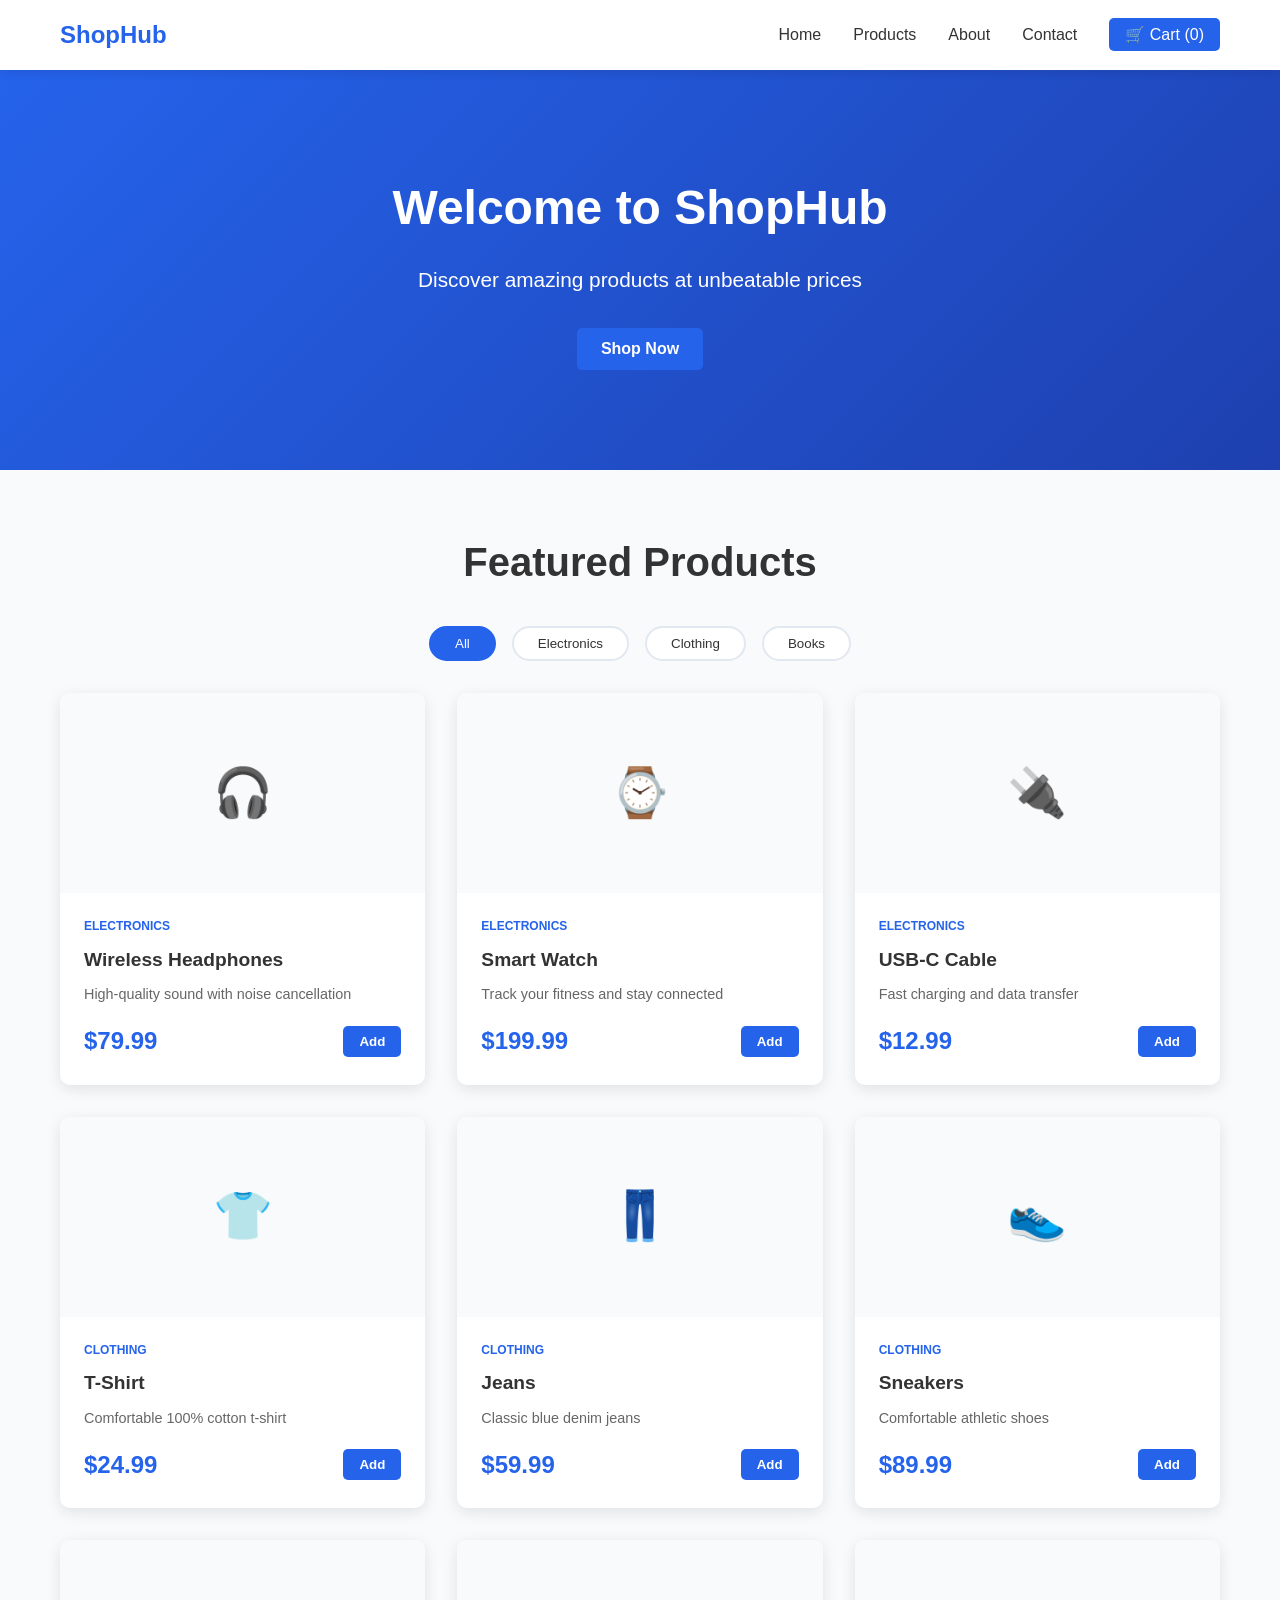
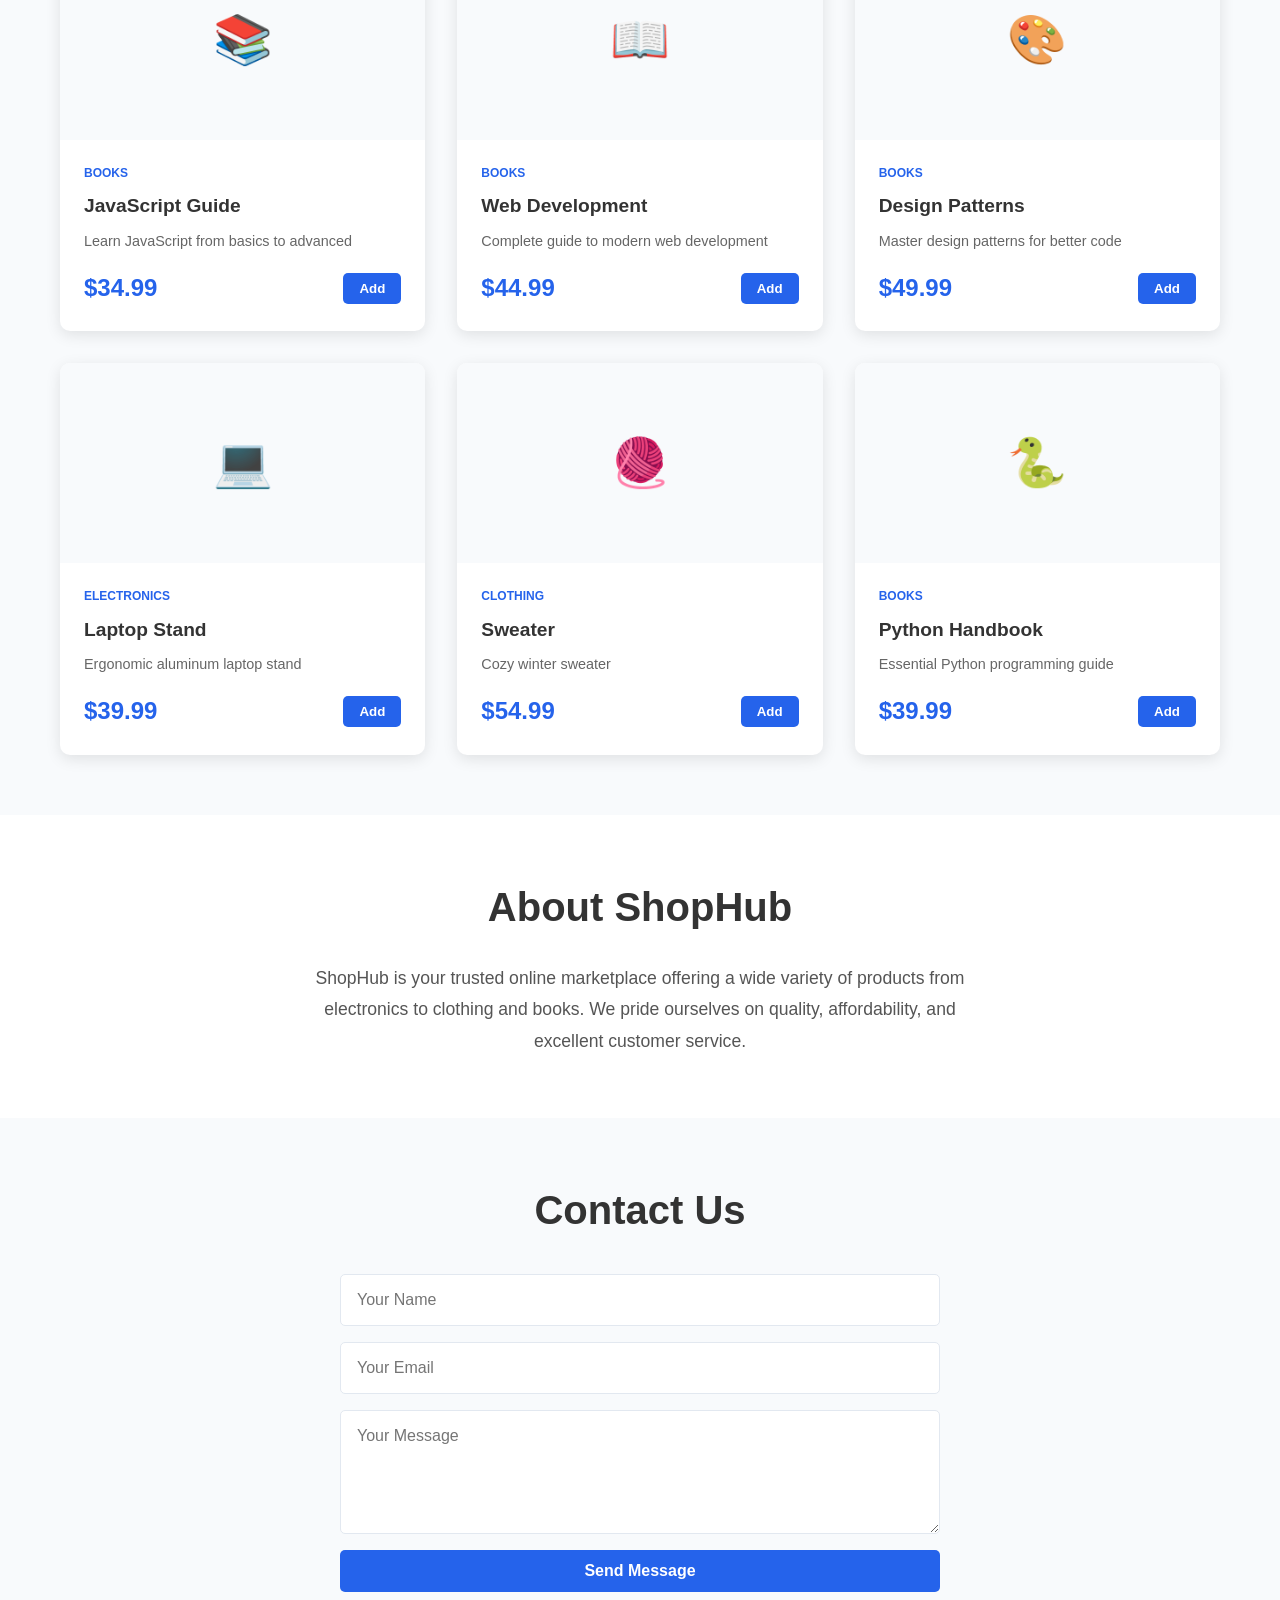
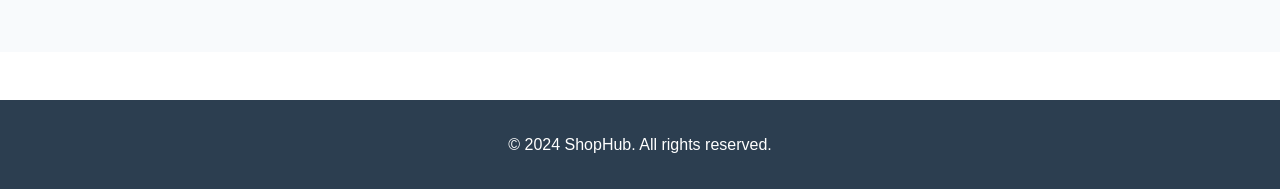
<file: index.html>
<!DOCTYPE html>
<html lang="en">
<head>
    <meta charset="UTF-8">
    <meta name="viewport" content="width=device-width, initial-scale=1.0">
    <title>ShopHub - Your Online Store</title>
    <link rel="stylesheet" href="styles.css">
</head>
<body>
    <!-- Navigation Bar -->
    <nav class="navbar">
        <div class="container">
            <div class="logo">ShopHub</div>
            <ul class="nav-links">
                <li><a href="#home">Home</a></li>
                <li><a href="#products">Products</a></li>
                <li><a href="#about">About</a></li>
                <li><a href="#contact">Contact</a></li>
                <li><a href="#" class="cart-icon" id="cartIcon">🛒 Cart (<span id="cartCount">0</span>)</a></li>
            </ul>
        </div>
    </nav>

    <!-- Hero Section -->
    <section id="home" class="hero">
        <div class="hero-content">
            <h1>Welcome to ShopHub</h1>
            <p>Discover amazing products at unbeatable prices</p>
            <button class="btn btn-primary" onclick="document.getElementById('products').scrollIntoView({behavior: 'smooth'})">Shop Now</button>
        </div>
    </section>

    <!-- Products Section -->
    <section id="products" class="products">
        <div class="container">
            <h2>Featured Products</h2>
            <div class="filters">
                <button class="filter-btn active" data-filter="all">All</button>
                <button class="filter-btn" data-filter="electronics">Electronics</button>
                <button class="filter-btn" data-filter="clothing">Clothing</button>
                <button class="filter-btn" data-filter="books">Books</button>
            </div>
            <div class="products-grid" id="productsGrid">
                <!-- Products will be loaded here by JavaScript -->
            </div>
        </div>
    </section>

    <!-- Cart Modal -->
    <div id="cartModal" class="modal">
        <div class="modal-content">
            <span class="close" id="closeCart">&times;</span>
            <h2>Shopping Cart</h2>
            <div id="cartItems" class="cart-items">
                <!-- Cart items will be displayed here -->
            </div>
            <div class="cart-summary">
                <h3>Total: $<span id="cartTotal">0.00</span></h3>
                <button class="btn btn-primary" id="checkoutBtn">Proceed to Checkout</button>
            </div>
        </div>
    </div>

    <!-- Checkout Wizard -->
    <div id="checkoutModal" class="modal">
        <div class="modal-content checkout-modal">
            <span class="close" id="closeCheckout">&times;</span>
            
            <!-- Progress Bar -->
            <div class="checkout-progress">
                <div class="progress-step active" data-step="1">
                    <div class="step-number">1</div>
                    <div class="step-label">Contact</div>
                </div>
                <div class="progress-line"></div>
                <div class="progress-step" data-step="2">
                    <div class="step-number">2</div>
                    <div class="step-label">Shipping</div>
                </div>
                <div class="progress-line"></div>
                <div class="progress-step" data-step="3">
                    <div class="step-number">3</div>
                    <div class="step-label">Payment</div>
                </div>
            </div>

            <!-- Step 1: Contact Information -->
            <div id="step1" class="checkout-step active">
                <h2>Contact Information</h2>
                <form id="contactForm" class="checkout-form">
                    <div class="form-row">
                        <div class="form-group">
                            <label for="firstName">First Name *</label>
                            <input type="text" id="firstName" class="form-control" required>
                        </div>
                        <div class="form-group">
                            <label for="lastName">Last Name *</label>
                            <input type="text" id="lastName" class="form-control" required>
                        </div>
                    </div>
                    <div class="form-group">
                        <label for="email">Email *</label>
                        <input type="email" id="email" class="form-control" required>
                    </div>
                    <div class="form-group">
                        <label for="phone">Phone Number *</label>
                        <input type="tel" id="phone" class="form-control" placeholder="+1 (555) 000-0000" required>
                    </div>
                    <div class="form-actions">
                        <button type="button" class="btn btn-secondary" onclick="closeCheckout()">Cancel</button>
                        <button type="button" class="btn btn-primary" onclick="nextStep(1)">Next: Shipping</button>
                    </div>
                </form>
            </div>

            <!-- Step 2: Shipping Address -->
            <div id="step2" class="checkout-step">
                <h2>Shipping Address</h2>
                <form id="shippingForm" class="checkout-form">
                    <div class="form-group">
                        <label for="address">Street Address *</label>
                        <input type="text" id="address" class="form-control" placeholder="123 Main St" required>
                    </div>
                    <div class="form-group">
                        <label for="address2">Apartment, Suite, etc. (Optional)</label>
                        <input type="text" id="address2" class="form-control" placeholder="Apt 4B">
                    </div>
                    <div class="form-row">
                        <div class="form-group">
                            <label for="city">City *</label>
                            <input type="text" id="city" class="form-control" required>
                        </div>
                        <div class="form-group">
                            <label for="state">State/Province *</label>
                            <input type="text" id="state" class="form-control" required>
                        </div>
                    </div>
                    <div class="form-row">
                        <div class="form-group">
                            <label for="zip">ZIP/Postal Code *</label>
                            <input type="text" id="zip" class="form-control" required>
                        </div>
                        <div class="form-group">
                            <label for="country">Country *</label>
                            <input type="text" id="country" class="form-control" value="United States" required>
                        </div>
                    </div>

                    <!-- Shipping Method -->
                    <div class="shipping-methods">
                        <h3>Shipping Method</h3>
                        <div class="shipping-option">
                            <input type="radio" id="standard" name="shipping" value="standard" checked>
                            <label for="standard">
                                <div class="option-header">Standard Shipping</div>
                                <div class="option-detail">Delivery in 5-7 business days - FREE</div>
                            </label>
                        </div>
                        <div class="shipping-option">
                            <input type="radio" id="express" name="shipping" value="express">
                            <label for="express">
                                <div class="option-header">Express Shipping</div>
                                <div class="option-detail">Delivery in 2-3 business days - $9.99</div>
                            </label>
                        </div>
                        <div class="shipping-option">
                            <input type="radio" id="overnight" name="shipping" value="overnight">
                            <label for="overnight">
                                <div class="option-header">Overnight Shipping</div>
                                <div class="option-detail">Delivery next business day - $19.99</div>
                            </label>
                        </div>
                    </div>

                    <div class="form-actions">
                        <button type="button" class="btn btn-secondary" onclick="prevStep(2)">Back</button>
                        <button type="button" class="btn btn-primary" onclick="nextStep(2)">Next: Payment</button>
                    </div>
                </form>
            </div>

            <!-- Step 3: Payment Information -->
            <div id="step3" class="checkout-step">
                <h2>Payment Information</h2>
                <div class="order-summary-box">
                    <h3>Order Summary</h3>
                    <div id="orderSummary" class="summary-items"></div>
                    <div class="summary-total">
                        <div class="total-row subtotal">
                            <span>Subtotal:</span>
                            <span>$<span id="subtotalAmount">0.00</span></span>
                        </div>
                        <div class="total-row shipping-cost">
                            <span>Shipping:</span>
                            <span>$<span id="shippingAmount">0.00</span></span>
                        </div>
                        <div class="total-row tax">
                            <span>Tax (10%):</span>
                            <span>$<span id="taxAmount">0.00</span></span>
                        </div>
                        <div class="total-row final">
                            <span>Total:</span>
                            <span>$<span id="finalTotal">0.00</span></span>
                        </div>
                    </div>
                </div>

                <form id="paymentForm" class="checkout-form">
                    <!-- Payment Method Selection -->
                    <div class="payment-methods">
                        <h3>Payment Method</h3>
                        <div class="payment-option">
                            <input type="radio" id="creditCard" name="payment" value="credit" checked>
                            <label for="creditCard">💳 Credit/Debit Card</label>
                        </div>
                        <div class="payment-option">
                            <input type="radio" id="paypal" name="payment" value="paypal">
                            <label for="paypal">🅿️ PayPal</label>
                        </div>
                        <div class="payment-option">
                            <input type="radio" id="applepay" name="payment" value="applepay">
                            <label for="applepay">🍎 Apple Pay</label>
                        </div>
                    </div>

                    <!-- Credit Card Form -->
                    <div id="cardPayment" class="payment-details">
                        <div class="form-group">
                            <label for="cardName">Full Name on Card *</label>
                            <input type="text" id="cardName" class="form-control" required>
                        </div>
                        <div class="form-group">
                            <label for="cardNumber">Card Number *</label>
                            <input type="text" id="cardNumber" class="form-control" placeholder="1234 5678 9012 3456" maxlength="19" required>
                        </div>
                        <div class="form-row">
                            <div class="form-group">
                                <label for="expiry">Expiry Date *</label>
                                <input type="text" id="expiry" class="form-control" placeholder="MM/YY" maxlength="5" required>
                            </div>
                            <div class="form-group">
                                <label for="cvv">CVV *</label>
                                <input type="text" id="cvv" class="form-control" placeholder="123" maxlength="4" required>
                            </div>
                        </div>
                    </div>

                    <!-- PayPal Form -->
                    <div id="paypalPayment" class="payment-details" style="display:none;">
                        <p class="payment-info">You will be redirected to PayPal to complete your purchase securely.</p>
                    </div>

                    <!-- Apple Pay Form -->
                    <div id="applepayPayment" class="payment-details" style="display:none;">
                        <p class="payment-info">Apple Pay is ready to use with your saved payment methods.</p>
                    </div>

                    <!-- Terms & Conditions -->
                    <div class="form-group checkbox-group">
                        <input type="checkbox" id="terms" required>
                        <label for="terms">I agree to the <a href="#">Terms and Conditions</a> and <a href="#">Privacy Policy</a></label>
                    </div>

                    <div class="form-actions">
                        <button type="button" class="btn btn-secondary" onclick="prevStep(3)">Back</button>
                        <button type="button" class="btn btn-success" onclick="completePayment()">Complete Purchase</button>
                    </div>
                </form>
            </div>
        </div>
    </div>

    <!-- Success Modal -->
    <div id="successModal" class="modal">
        <div class="modal-content success-modal">
            <div class="success-icon">✓</div>
            <h2>Order Confirmed!</h2>
            <p>Thank you for your purchase</p>
            <div id="orderNumber" class="order-number"></div>
            <p class="confirmation-text">A confirmation email has been sent to your email address.</p>
            <button class="btn btn-primary" onclick="closeSuccess()">Continue Shopping</button>
        </div>
    </div>

    <!-- About Section -->
    <section id="about" class="about">
        <div class="container">
            <h2>About ShopHub</h2>
            <p>ShopHub is your trusted online marketplace offering a wide variety of products from electronics to clothing and books. We pride ourselves on quality, affordability, and excellent customer service.</p>
        </div>
    </section>

    <!-- Contact Section -->
    <section id="contact" class="contact">
        <div class="container">
            <h2>Contact Us</h2>
            <form id="contactPageForm">
                <input type="text" placeholder="Your Name" required>
                <input type="email" placeholder="Your Email" required>
                <textarea placeholder="Your Message" rows="5" required></textarea>
                <button type="submit" class="btn btn-primary">Send Message</button>
            </form>
        </div>
    </section>

    <!-- Footer -->
    <footer class="footer">
        <div class="container">
            <p>&copy; 2024 ShopHub. All rights reserved.</p>
        </div>
    </footer>

    <script src="script.js"></script>
</body>
</html>
</file>
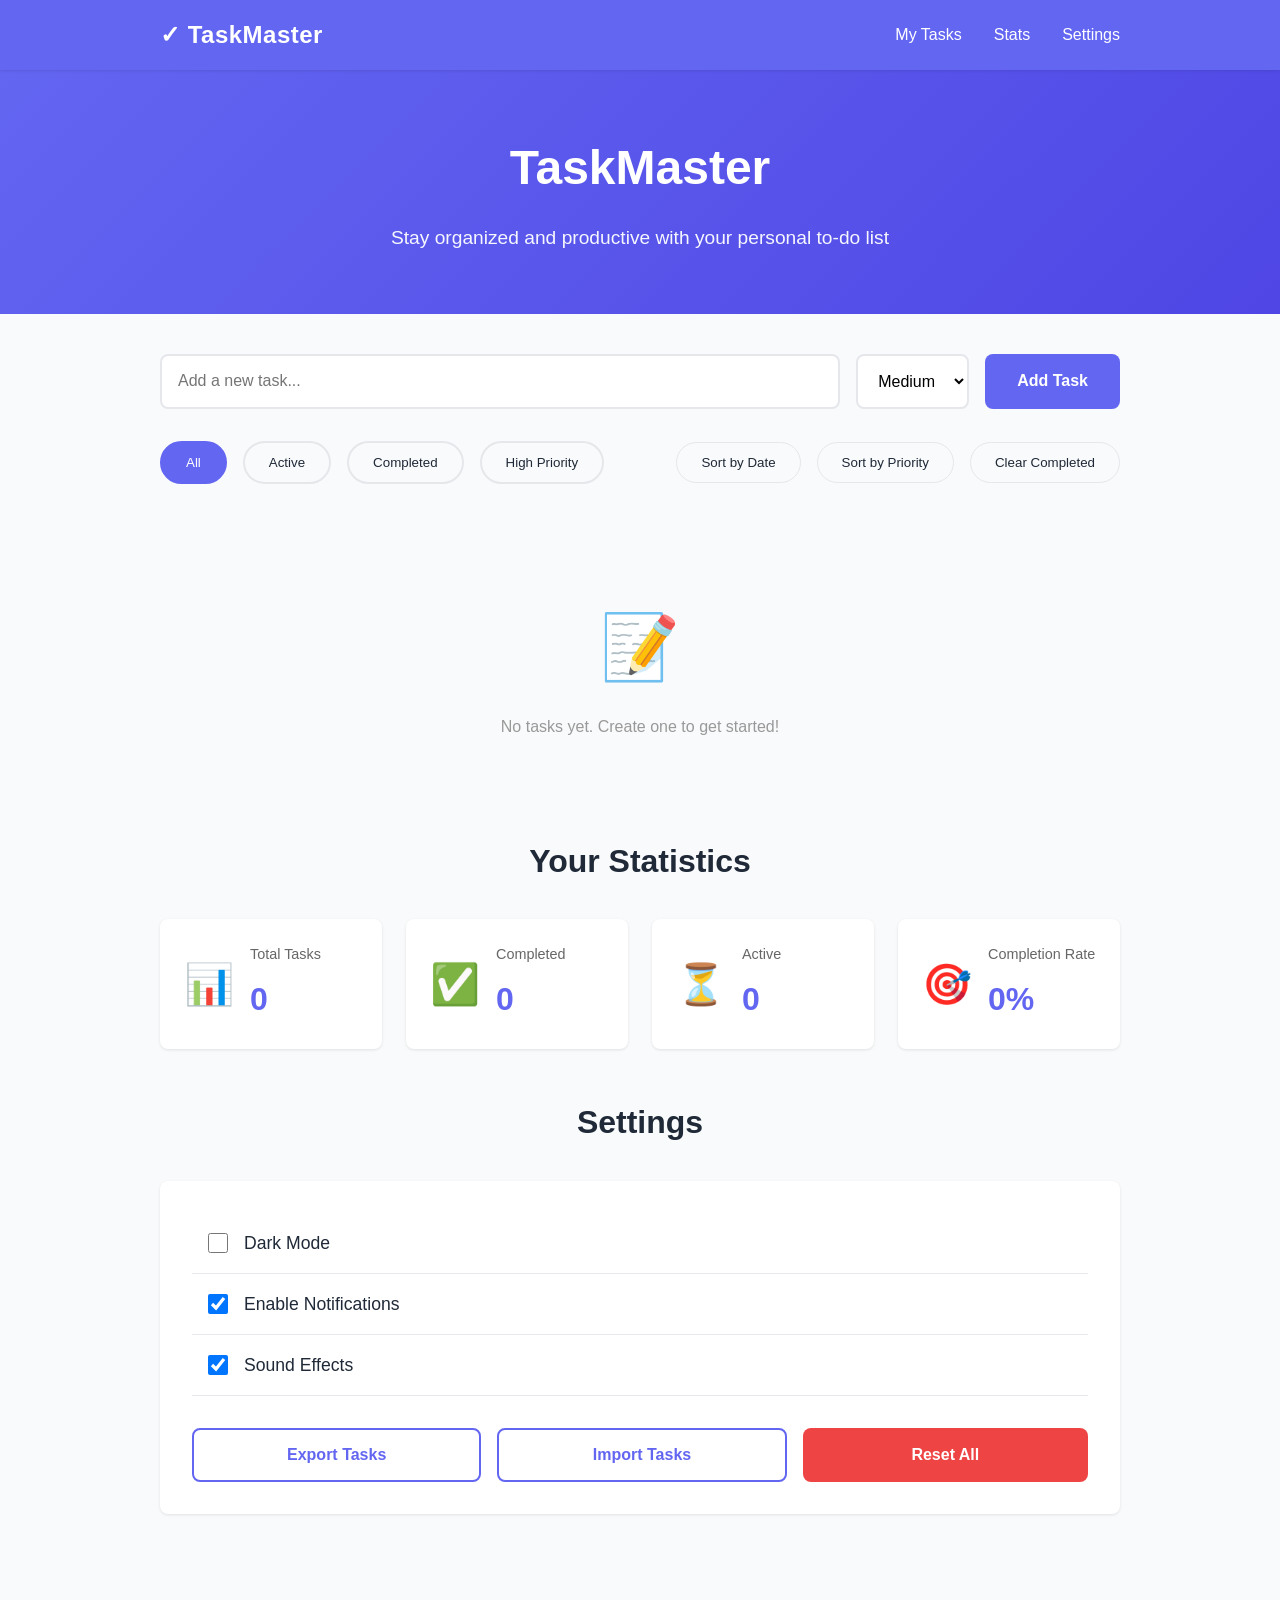
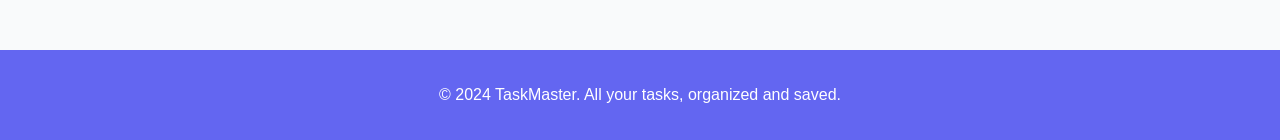
<file: todo-list/index.html>
<!DOCTYPE html>
<html lang="en">
<head>
    <meta charset="UTF-8">
    <meta name="viewport" content="width=device-width, initial-scale=1.0">
    <title>TaskMaster - To-Do List Application</title>
    <link rel="stylesheet" href="styles.css">
</head>
<body>
    <!-- Navigation Bar -->
    <nav class="navbar">
        <div class="container">
            <div class="logo">✓ TaskMaster</div>
            <ul class="nav-links">
                <li><a href="#tasks">My Tasks</a></li>
                <li><a href="#stats">Stats</a></li>
                <li><a href="#settings">Settings</a></li>
            </ul>
        </div>
    </nav>

    <!-- Hero Section -->
    <section class="hero">
        <div class="container">
            <h1>TaskMaster</h1>
            <p>Stay organized and productive with your personal to-do list</p>
        </div>
    </section>

    <!-- Main Content -->
    <main class="container main-content">
        <!-- Input Section -->
        <section id="input-section" class="input-section">
            <div class="input-wrapper">
                <input 
                    type="text" 
                    id="taskInput" 
                    class="task-input" 
                    placeholder="Add a new task..."
                    autocomplete="off"
                >
                <select id="prioritySelect" class="priority-select">
                    <option value="low">Low</option>
                    <option value="medium" selected>Medium</option>
                    <option value="high">High</option>
                </select>
                <button id="addBtn" class="btn btn-add">Add Task</button>
            </div>
        </section>

        <!-- Filter Section -->
        <section class="filter-section">
            <div class="filters">
                <button class="filter-btn active" data-filter="all">All</button>
                <button class="filter-btn" data-filter="active">Active</button>
                <button class="filter-btn" data-filter="completed">Completed</button>
                <button class="filter-btn" data-filter="high">High Priority</button>
            </div>
            <div class="sort-options">
                <button class="sort-btn" id="sortByDate">Sort by Date</button>
                <button class="sort-btn" id="sortByPriority">Sort by Priority</button>
                <button class="action-btn" id="clearCompleted">Clear Completed</button>
            </div>
        </section>

        <!-- Tasks Grid -->
        <section id="tasks" class="tasks-section">
            <div id="tasksList" class="tasks-grid">
                <!-- Tasks will be rendered here -->
            </div>
            <div id="emptyState" class="empty-state">
                <div class="empty-icon">📝</div>
                <p>No tasks yet. Create one to get started!</p>
            </div>
        </section>

        <!-- Statistics Section -->
        <section id="stats" class="stats-section">
            <h2>Your Statistics</h2>
            <div class="stats-grid">
                <div class="stat-card">
                    <div class="stat-icon">📊</div>
                    <div class="stat-content">
                        <div class="stat-label">Total Tasks</div>
                        <div class="stat-number" id="totalTasks">0</div>
                    </div>
                </div>
                <div class="stat-card">
                    <div class="stat-icon">✅</div>
                    <div class="stat-content">
                        <div class="stat-label">Completed</div>
                        <div class="stat-number" id="completedTasks">0</div>
                    </div>
                </div>
                <div class="stat-card">
                    <div class="stat-icon">⏳</div>
                    <div class="stat-content">
                        <div class="stat-label">Active</div>
                        <div class="stat-number" id="activeTasks">0</div>
                    </div>
                </div>
                <div class="stat-card">
                    <div class="stat-icon">🎯</div>
                    <div class="stat-content">
                        <div class="stat-label">Completion Rate</div>
                        <div class="stat-number" id="completionRate">0%</div>
                    </div>
                </div>
            </div>
        </section>

        <!-- Settings Section -->
        <section id="settings" class="settings-section">
            <h2>Settings</h2>
            <div class="settings-container">
                <div class="setting-item">
                    <label class="setting-label">
                        <input type="checkbox" id="darkModeToggle" class="checkbox">
                        <span>Dark Mode</span>
                    </label>
                </div>
                <div class="setting-item">
                    <label class="setting-label">
                        <input type="checkbox" id="notificationsToggle" class="checkbox" checked>
                        <span>Enable Notifications</span>
                    </label>
                </div>
                <div class="setting-item">
                    <label class="setting-label">
                        <input type="checkbox" id="soundToggle" class="checkbox" checked>
                        <span>Sound Effects</span>
                    </label>
                </div>
                <div class="setting-actions">
                    <button id="exportBtn" class="btn btn-secondary">Export Tasks</button>
                    <button id="importBtn" class="btn btn-secondary">Import Tasks</button>
                    <input type="file" id="importFile" accept=".json" style="display: none;">
                    <button id="resetBtn" class="btn btn-danger">Reset All</button>
                </div>
            </div>
        </section>
    </main>

    <!-- Edit Task Modal -->
    <div id="editModal" class="modal">
        <div class="modal-content">
            <span class="close" id="closeModal">&times;</span>
            <h2>Edit Task</h2>
            <form id="editForm">
                <input type="hidden" id="editTaskId">
                <div class="form-group">
                    <label for="editTaskInput">Task Description</label>
                    <textarea id="editTaskInput" class="form-control" required></textarea>
                </div>
                <div class="form-group">
                    <label for="editPrioritySelect">Priority</label>
                    <select id="editPrioritySelect" class="form-control">
                        <option value="low">Low</option>
                        <option value="medium" selected>Medium</option>
                        <option value="high">High</option>
                    </select>
                </div>
                <div class="form-group">
                    <label for="editDueDate">Due Date</label>
                    <input type="date" id="editDueDate" class="form-control">
                </div>
                <div class="form-actions">
                    <button type="submit" class="btn btn-primary">Save Changes</button>
                    <button type="button" class="btn btn-secondary" id="cancelEdit">Cancel</button>
                </div>
            </form>
        </div>
    </div>

    <!-- Notification -->
    <div id="notification" class="notification"></div>

    <!-- Footer -->
    <footer class="footer">
        <div class="container">
            <p>&copy; 2024 TaskMaster. All your tasks, organized and saved.</p>
        </div>
    </footer>

    <script src="script.js"></script>
</body>
</html>
</file>
<file: styles.css>
* {
    margin: 0;
    padding: 0;
    box-sizing: border-box;
}

:root {
    --primary-color: #2563eb;
    --secondary-color: #1e40af;
    --success-color: #10b981;
    --danger-color: #ef4444;
    --warning-color: #f59e0b;
    --text-color: #333;
    --light-bg: #f8fafc;
    --border-color: #e2e8f0;
}

body {
    font-family: 'Segoe UI', Tahoma, Geneva, Verdana, sans-serif;
    color: var(--text-color);
    line-height: 1.6;
}

.container {
    max-width: 1200px;
    margin: 0 auto;
    padding: 0 20px;
}

/* Navigation */
.navbar {
    background-color: white;
    box-shadow: 0 2px 10px rgba(0, 0, 0, 0.1);
    position: sticky;
    top: 0;
    z-index: 100;
}

.navbar .container {
    display: flex;
    justify-content: space-between;
    align-items: center;
    padding: 1rem 20px;
}

.logo {
    font-size: 1.5rem;
    font-weight: bold;
    color: var(--primary-color);
}

.nav-links {
    display: flex;
    list-style: none;
    gap: 2rem;
}

.nav-links a {
    text-decoration: none;
    color: var(--text-color);
    font-weight: 500;
    transition: color 0.3s;
}

.nav-links a:hover {
    color: var(--primary-color);
}

.cart-icon {
    background-color: var(--primary-color);
    color: white !important;
    padding: 0.5rem 1rem;
    border-radius: 5px;
    cursor: pointer;
}

/* Hero Section */
.hero {
    background: linear-gradient(135deg, var(--primary-color) 0%, var(--secondary-color) 100%);
    color: white;
    padding: 100px 20px;
    text-align: center;
}

.hero-content h1 {
    font-size: 3rem;
    margin-bottom: 1rem;
}

.hero-content p {
    font-size: 1.3rem;
    margin-bottom: 2rem;
}

/* Buttons */
.btn {
    padding: 0.75rem 1.5rem;
    border: none;
    border-radius: 5px;
    cursor: pointer;
    font-size: 1rem;
    font-weight: 600;
    transition: all 0.3s;
}

.btn-primary {
    background-color: var(--primary-color);
    color: white;
}

.btn-primary:hover {
    background-color: var(--secondary-color);
    transform: translateY(-2px);
}

.btn-secondary {
    background-color: #f3f4f6;
    color: var(--text-color);
    border: 2px solid var(--border-color);
}

.btn-secondary:hover {
    background-color: var(--light-bg);
}

.btn-success {
    background-color: var(--success-color);
    color: white;
}

.btn-success:hover {
    background-color: #059669;
    transform: translateY(-2px);
}

/* Products Section */
.products {
    padding: 60px 20px;
    background-color: var(--light-bg);
}

.products h2 {
    text-align: center;
    font-size: 2.5rem;
    margin-bottom: 2rem;
}

.filters {
    display: flex;
    justify-content: center;
    gap: 1rem;
    margin-bottom: 2rem;
    flex-wrap: wrap;
}

.filter-btn {
    padding: 0.5rem 1.5rem;
    border: 2px solid var(--border-color);
    background-color: white;
    color: var(--text-color);
    border-radius: 25px;
    cursor: pointer;
    transition: all 0.3s;
    font-weight: 500;
}

.filter-btn.active,
.filter-btn:hover {
    background-color: var(--primary-color);
    color: white;
    border-color: var(--primary-color);
}

.products-grid {
    display: grid;
    grid-template-columns: repeat(auto-fill, minmax(280px, 1fr));
    gap: 2rem;
}

.product-card {
    background-color: white;
    border-radius: 10px;
    overflow: hidden;
    box-shadow: 0 4px 15px rgba(0, 0, 0, 0.1);
    transition: transform 0.3s, box-shadow 0.3s;
}

.product-card:hover {
    transform: translateY(-10px);
    box-shadow: 0 8px 25px rgba(0, 0, 0, 0.15);
}

.product-image {
    width: 100%;
    height: 200px;
    background-color: var(--light-bg);
    display: flex;
    align-items: center;
    justify-content: center;
    font-size: 3rem;
}

.product-content {
    padding: 1.5rem;
}

.product-category {
    font-size: 0.75rem;
    color: var(--primary-color);
    text-transform: uppercase;
    font-weight: bold;
    margin-bottom: 0.5rem;
}

.product-name {
    font-size: 1.2rem;
    font-weight: bold;
    margin-bottom: 0.5rem;
}

.product-description {
    font-size: 0.9rem;
    color: #666;
    margin-bottom: 1rem;
}

.product-footer {
    display: flex;
    justify-content: space-between;
    align-items: center;
}

.product-price {
    font-size: 1.5rem;
    font-weight: bold;
    color: var(--primary-color);
}

.add-to-cart-btn {
    padding: 0.5rem 1rem;
    background-color: var(--primary-color);
    color: white;
    border: none;
    border-radius: 5px;
    cursor: pointer;
    font-weight: 600;
    transition: background-color 0.3s;
}

.add-to-cart-btn:hover {
    background-color: var(--secondary-color);
}

/* About Section */
.about {
    padding: 60px 20px;
}

.about h2 {
    font-size: 2.5rem;
    margin-bottom: 1.5rem;
    text-align: center;
}

.about p {
    font-size: 1.1rem;
    line-height: 1.8;
    max-width: 700px;
    margin: 0 auto;
    text-align: center;
    color: #555;
}

/* Contact Section */
.contact {
    padding: 60px 20px;
    background-color: var(--light-bg);
}

.contact h2 {
    font-size: 2.5rem;
    margin-bottom: 2rem;
    text-align: center;
}

#contactPageForm {
    max-width: 600px;
    margin: 0 auto;
    display: flex;
    flex-direction: column;
    gap: 1rem;
}

#contactPageForm input,
#contactPageForm textarea {
    padding: 1rem;
    border: 1px solid var(--border-color);
    border-radius: 5px;
    font-family: inherit;
    font-size: 1rem;
}

#contactPageForm input:focus,
#contactPageForm textarea:focus {
    outline: none;
    border-color: var(--primary-color);
    box-shadow: 0 0 5px rgba(37, 99, 235, 0.2);
}

/* Footer */
.footer {
    background-color: #2c3e50;
    color: white;
    text-align: center;
    padding: 2rem;
    margin-top: 3rem;
}

/* Modal Base */
.modal {
    display: none;
    position: fixed;
    z-index: 1000;
    left: 0;
    top: 0;
    width: 100%;
    height: 100%;
    background-color: rgba(0, 0, 0, 0.5);
    align-items: center;
    justify-content: center;
    overflow-y: auto;
    padding: 20px 0;
}

.modal.show {
    display: flex;
}

.modal-content {
    background-color: white;
    border-radius: 10px;
    padding: 2rem;
    width: 90%;
    max-width: 600px;
    box-shadow: 0 20px 60px rgba(0, 0, 0, 0.3);
    position: relative;
    margin: auto;
}

.checkout-modal {
    max-width: 700px;
}

.close {
    position: absolute;
    right: 1.5rem;
    top: 1.5rem;
    font-size: 2rem;
    font-weight: bold;
    cursor: pointer;
    color: #999;
    transition: color 0.3s;
}

.close:hover {
    color: var(--text-color);
}

/* Cart Modal */
.cart-items {
    margin-bottom: 1.5rem;
    border-top: 1px solid var(--border-color);
    border-bottom: 1px solid var(--border-color);
    padding: 1rem 0;
    max-height: 400px;
    overflow-y: auto;
}

.cart-item {
    display: flex;
    justify-content: space-between;
    align-items: center;
    padding: 1rem 0;
    border-bottom: 1px solid var(--border-color);
}

.cart-item-info {
    flex: 1;
}

.cart-item-name {
    font-weight: bold;
    margin-bottom: 0.25rem;
}

.cart-item-price {
    color: var(--primary-color);
    font-weight: 600;
}

.cart-item-quantity {
    display: flex;
    align-items: center;
    gap: 0.5rem;
}

.quantity-btn {
    width: 30px;
    height: 30px;
    border: 1px solid var(--border-color);
    background-color: white;
    cursor: pointer;
    border-radius: 3px;
    font-weight: bold;
}

.quantity-btn:hover {
    background-color: var(--light-bg);
}

.remove-btn {
    background-color: var(--danger-color);
    color: white;
    border: none;
    padding: 0.5rem 1rem;
    border-radius: 5px;
    cursor: pointer;
    font-weight: 600;
    transition: background-color 0.3s;
}

.remove-btn:hover {
    background-color: #dc2626;
}

.empty-cart {
    text-align: center;
    padding: 2rem;
    color: #999;
}

.cart-summary {
    margin-top: 1.5rem;
    text-align: right;
}

.cart-summary h3 {
    margin-bottom: 1rem;
    font-size: 1.5rem;
}

/* Checkout Wizard */
.checkout-progress {
    display: flex;
    align-items: center;
    justify-content: space-between;
    margin-bottom: 2rem;
    padding-bottom: 2rem;
    border-bottom: 2px solid var(--border-color);
}

.progress-step {
    display: flex;
    flex-direction: column;
    align-items: center;
    flex: 1;
    position: relative;
}

.step-number {
    width: 40px;
    height: 40px;
    background-color: var(--light-bg);
    border: 2px solid var(--border-color);
    border-radius: 50%;
    display: flex;
    align-items: center;
    justify-content: center;
    font-weight: bold;
    margin-bottom: 0.5rem;
    transition: all 0.3s;
}

.progress-step.active .step-number {
    background-color: var(--primary-color);
    color: white;
    border-color: var(--primary-color);
}

.progress-step.completed .step-number {
    background-color: var(--success-color);
    color: white;
    border-color: var(--success-color);
}

.step-label {
    font-size: 0.9rem;
    font-weight: 500;
    text-align: center;
}

.progress-line {
    flex: 1;
    height: 2px;
    background-color: var(--border-color);
    margin: 0 1rem;
    margin-top: 1.4rem;
}

.progress-step.completed ~ .progress-line {
    background-color: var(--success-color);
}

/* Checkout Steps */
.checkout-step {
    display: none;
}

.checkout-step.active {
    display: block;
    animation: fadeIn 0.3s ease-in;
}

@keyframes fadeIn {
    from { opacity: 0; transform: translateY(10px); }
    to { opacity: 1; transform: translateY(0); }
}

.checkout-form h2 {
    font-size: 1.5rem;
    margin-bottom: 1.5rem;
    color: var(--text-color);
}

.checkout-form h3 {
    font-size: 1.1rem;
    margin-bottom: 1rem;
    margin-top: 1.5rem;
}

.form-row {
    display: grid;
    grid-template-columns: 1fr 1fr;
    gap: 1rem;
}

.form-group {
    margin-bottom: 1rem;
}

.form-group label {
    display: block;
    margin-bottom: 0.5rem;
    font-weight: 500;
    color: var(--text-color);
}

.form-control {
    width: 100%;
    padding: 0.75rem;
    border: 2px solid var(--border-color);
    border-radius: 5px;
    font-size: 1rem;
    font-family: inherit;
    transition: border-color 0.3s;
}

.form-control:focus {
    outline: none;
    border-color: var(--primary-color);
    box-shadow: 0 0 5px rgba(37, 99, 235, 0.2);
}

/* Shipping Methods */
.shipping-methods {
    margin-top: 1.5rem;
}

.shipping-option {
    display: flex;
    align-items: flex-start;
    gap: 1rem;
    padding: 1rem;
    margin-bottom: 1rem;
    border: 2px solid var(--border-color);
    border-radius: 5px;
    cursor: pointer;
    transition: all 0.3s;
}

.shipping-option:hover {
    border-color: var(--primary-color);
    background-color: #f0f7ff;
}

.shipping-option input[type="radio"] {
    margin-top: 0.25rem;
    cursor: pointer;
}

.shipping-option input[type="radio"]:checked ~ label {
    font-weight: bold;
}

.shipping-option label {
    flex: 1;
    cursor: pointer;
}

.option-header {
    font-weight: 600;
    margin-bottom: 0.25rem;
}

.option-detail {
    font-size: 0.9rem;
    color: #666;
}

/* Payment Methods */
.payment-methods {
    margin-top: 1.5rem;
    margin-bottom: 1.5rem;
}

.payment-option {
    display: flex;
    align-items: center;
    gap: 1rem;
    padding: 1rem;
    margin-bottom: 1rem;
    border: 2px solid var(--border-color);
    border-radius: 5px;
    cursor: pointer;
    transition: all 0.3s;
}

.payment-option:hover {
    border-color: var(--primary-color);
    background-color: #f0f7ff;
}

.payment-option input[type="radio"] {
    cursor: pointer;
}

.payment-option label {
    flex: 1;
    cursor: pointer;
    font-weight: 500;
}

.payment-option input[type="radio"]:checked + label {
    color: var(--primary-color);
}

.payment-details {
    background-color: var(--light-bg);
    padding: 1.5rem;
    border-radius: 5px;
    margin-bottom: 1.5rem;
}

.payment-info {
    color: #666;
    font-size: 0.95rem;
    line-height: 1.6;
}

/* Order Summary */
.order-summary-box {
    background-color: var(--light-bg);
    padding: 1.5rem;
    border-radius: 5px;
    margin-bottom: 2rem;
    border: 1px solid var(--border-color);
}

.order-summary-box h3 {
    margin-bottom: 1rem;
    font-size: 1.1rem;
}

.summary-items {
    margin-bottom: 1.5rem;
    padding-bottom: 1.5rem;
    border-bottom: 1px solid var(--border-color);
}

.summary-item {
    display: flex;
    justify-content: space-between;
    margin-bottom: 0.75rem;
    font-size: 0.95rem;
}

.summary-item-qty {
    color: #666;
}

.summary-total {
    display: flex;
    flex-direction: column;
    gap: 0.5rem;
}

.total-row {
    display: flex;
    justify-content: space-between;
    font-size: 0.95rem;
}

.total-row.subtotal,
.total-row.shipping-cost,
.total-row.tax {
    color: #666;
}

.total-row.final {
    font-size: 1.2rem;
    font-weight: bold;
    color: var(--primary-color);
    padding-top: 0.75rem;
    border-top: 1px solid var(--border-color);
}

/* Form Actions */
.form-actions {
    display: flex;
    gap: 1rem;
    margin-top: 2rem;
    justify-content: flex-end;
}

.form-actions .btn {
    flex: 1;
    padding: 1rem;
}

/* Checkbox Group */
.checkbox-group {
    display: flex;
    align-items: center;
    gap: 0.75rem;
    margin-top: 1.5rem;
}

.checkbox-group input[type="checkbox"] {
    width: 20px;
    height: 20px;
    cursor: pointer;
}

.checkbox-group label {
    cursor: pointer;
    font-size: 0.95rem;
}

.checkbox-group a {
    color: var(--primary-color);
    text-decoration: none;
}

.checkbox-group a:hover {
    text-decoration: underline;
}

/* Success Modal */
.success-modal {
    text-align: center;
    padding: 3rem 2rem;
}

.success-icon {
    font-size: 4rem;
    color: var(--success-color);
    margin-bottom: 1rem;
    animation: scaleIn 0.5s ease-out;
}

@keyframes scaleIn {
    from { transform: scale(0); }
    to { transform: scale(1); }
}

.success-modal h2 {
    font-size: 2rem;
    margin-bottom: 0.5rem;
    color: var(--success-color);
}

.success-modal > p:nth-of-type(1) {
    font-size: 1.1rem;
    color: #666;
    margin-bottom: 1rem;
}

.order-number {
    background-color: var(--light-bg);
    padding: 1rem;
    border-radius: 5px;
    margin: 1.5rem 0;
    font-family: monospace;
    font-weight: bold;
    color: var(--primary-color);
}

.confirmation-text {
    color: #666;
    font-size: 0.95rem;
    margin-bottom: 1.5rem;
}

/* Responsive Design */
@media (max-width: 768px) {
    .form-row {
        grid-template-columns: 1fr;
    }

    .checkout-progress {
        flex-wrap: wrap;
    }

    .progress-line {
        display: none;
    }

    .progress-step {
        flex: 0 1 calc(33.333% - 0.5rem);
    }

    .form-actions {
        flex-direction: column;
    }

    .modal-content {
        width: 95%;
        padding: 1.5rem;
    }

    .products-grid {
        grid-template-columns: repeat(auto-fill, minmax(200px, 1fr));
        gap: 1.5rem;
    }

    .hero h1 {
        font-size: 2rem;
    }
}

@media (max-width: 480px) {
    .nav-links {
        gap: 1rem;
        font-size: 0.9rem;
    }

    .products-grid {
        grid-template-columns: 1fr;
    }

    .checkout-modal {
        max-width: 100%;
    }

    .form-row {
        grid-template-columns: 1fr;
    }
}
</file>
<file: todo-list/styles.css>
* {
    margin: 0;
    padding: 0;
    box-sizing: border-box;
}

:root {
    --primary-color: #6366f1;
    --secondary-color: #4f46e5;
    --success-color: #10b981;
    --danger-color: #ef4444;
    --warning-color: #f59e0b;
    --text-color: #1f2937;
    --light-bg: #f9fafb;
    --border-color: #e5e7eb;
    --card-shadow: 0 1px 3px rgba(0, 0, 0, 0.1);
    --card-shadow-hover: 0 10px 25px rgba(0, 0, 0, 0.1);
}

body.dark-mode {
    --primary-color: #818cf8;
    --secondary-color: #6366f1;
    --success-color: #34d399;
    --danger-color: #f87171;
    --warning-color: #fbbf24;
    --text-color: #f3f4f6;
    --light-bg: #1f2937;
    --border-color: #374151;
}

html {
    scroll-behavior: smooth;
}

body {
    font-family: 'Segoe UI', Tahoma, Geneva, Verdana, sans-serif;
    color: var(--text-color);
    background-color: var(--light-bg);
    line-height: 1.6;
    transition: background-color 0.3s ease, color 0.3s ease;
}

.container {
    max-width: 1000px;
    margin: 0 auto;
    padding: 0 20px;
}

/* Navigation */
.navbar {
    background-color: var(--primary-color);
    color: white;
    position: sticky;
    top: 0;
    z-index: 100;
    box-shadow: var(--card-shadow);
}

.navbar .container {
    display: flex;
    justify-content: space-between;
    align-items: center;
    padding: 1rem 20px;
}

.logo {
    font-size: 1.5rem;
    font-weight: bold;
    letter-spacing: 0.5px;
}

.nav-links {
    display: flex;
    list-style: none;
    gap: 2rem;
}

.nav-links a {
    color: white;
    text-decoration: none;
    font-weight: 500;
    transition: opacity 0.3s;
}

.nav-links a:hover {
    opacity: 0.8;
}

/* Hero Section */
.hero {
    background: linear-gradient(135deg, var(--primary-color) 0%, var(--secondary-color) 100%);
    color: white;
    padding: 60px 20px;
    text-align: center;
}

.hero h1 {
    font-size: 3rem;
    margin-bottom: 1rem;
}

.hero p {
    font-size: 1.2rem;
    opacity: 0.95;
}

/* Main Content */
.main-content {
    padding: 40px 20px;
}

/* Input Section */
.input-section {
    margin-bottom: 2rem;
}

.input-wrapper {
    display: flex;
    gap: 1rem;
    margin-bottom: 2rem;
}

.task-input {
    flex: 1;
    padding: 1rem;
    border: 2px solid var(--border-color);
    border-radius: 8px;
    font-size: 1rem;
    font-family: inherit;
    transition: border-color 0.3s;
}

.task-input:focus {
    outline: none;
    border-color: var(--primary-color);
    background-color: var(--light-bg);
}

.priority-select {
    padding: 1rem;
    border: 2px solid var(--border-color);
    border-radius: 8px;
    font-size: 1rem;
    font-family: inherit;
    background-color: white;
    cursor: pointer;
    transition: border-color 0.3s;
}

body.dark-mode .priority-select {
    background-color: #374151;
    color: #f3f4f6;
}

.priority-select:focus {
    outline: none;
    border-color: var(--primary-color);
}

/* Buttons */
.btn {
    padding: 1rem 2rem;
    border: none;
    border-radius: 8px;
    cursor: pointer;
    font-size: 1rem;
    font-weight: 600;
    transition: all 0.3s;
    font-family: inherit;
}

.btn-add {
    background-color: var(--primary-color);
    color: white;
}

.btn-add:hover {
    background-color: var(--secondary-color);
    transform: translateY(-2px);
    box-shadow: var(--card-shadow-hover);
}

.btn-primary {
    background-color: var(--primary-color);
    color: white;
}

.btn-primary:hover {
    background-color: var(--secondary-color);
}

.btn-secondary {
    background-color: transparent;
    color: var(--primary-color);
    border: 2px solid var(--primary-color);
}

.btn-secondary:hover {
    background-color: var(--primary-color);
    color: white;
}

.btn-danger {
    background-color: var(--danger-color);
    color: white;
}

.btn-danger:hover {
    background-color: #dc2626;
    transform: translateY(-2px);
}

/* Filter Section */
.filter-section {
    display: flex;
    justify-content: space-between;
    align-items: center;
    gap: 2rem;
    margin-bottom: 2rem;
    flex-wrap: wrap;
}

.filters {
    display: flex;
    gap: 1rem;
    flex-wrap: wrap;
}

.filter-btn {
    padding: 0.75rem 1.5rem;
    border: 2px solid var(--border-color);
    background-color: transparent;
    color: var(--text-color);
    border-radius: 25px;
    cursor: pointer;
    font-weight: 500;
    transition: all 0.3s;
}

.filter-btn:hover,
.filter-btn.active {
    background-color: var(--primary-color);
    color: white;
    border-color: var(--primary-color);
}

.sort-options {
    display: flex;
    gap: 1rem;
    flex-wrap: wrap;
}

.sort-btn,
.action-btn {
    padding: 0.75rem 1.5rem;
    border: none;
    background-color: var(--light-bg);
    color: var(--text-color);
    border-radius: 25px;
    cursor: pointer;
    font-weight: 500;
    transition: all 0.3s;
    border: 1px solid var(--border-color);
}

.sort-btn:hover,
.action-btn:hover {
    background-color: var(--primary-color);
    color: white;
    border-color: var(--primary-color);
}

/* Tasks Section */
.tasks-section {
    margin-bottom: 3rem;
}

.tasks-grid {
    display: grid;
    grid-template-columns: repeat(auto-fill, minmax(300px, 1fr));
    gap: 1.5rem;
    margin-bottom: 2rem;
}

.task-card {
    background-color: white;
    border-radius: 8px;
    padding: 1.5rem;
    box-shadow: var(--card-shadow);
    transition: all 0.3s;
    border-left: 4px solid var(--border-color);
    position: relative;
}

body.dark-mode .task-card {
    background-color: #374151;
}

.task-card:hover {
    box-shadow: var(--card-shadow-hover);
    transform: translateY(-5px);
}

.task-card.high {
    border-left-color: var(--danger-color);
}

.task-card.medium {
    border-left-color: var(--warning-color);
}

.task-card.low {
    border-left-color: var(--success-color);
}

.task-card.completed {
    opacity: 0.7;
}

.task-card.completed .task-text {
    text-decoration: line-through;
    color: #999;
}

.task-header {
    display: flex;
    justify-content: space-between;
    align-items: start;
    margin-bottom: 1rem;
}

.priority-badge {
    display: inline-block;
    padding: 0.25rem 0.75rem;
    border-radius: 20px;
    font-size: 0.75rem;
    font-weight: 600;
    text-transform: uppercase;
}

.priority-badge.high {
    background-color: #fee2e2;
    color: #991b1b;
}

.priority-badge.medium {
    background-color: #fef3c7;
    color: #92400e;
}

.priority-badge.low {
    background-color: #d1fae5;
    color: #065f46;
}

body.dark-mode .priority-badge {
    color: white;
}

.task-text {
    font-size: 1.1rem;
    margin-bottom: 0.5rem;
    word-break: break-word;
}

.task-meta {
    display: flex;
    justify-content: space-between;
    align-items: center;
    font-size: 0.9rem;
    color: #666;
    margin-bottom: 1rem;
}

body.dark-mode .task-meta {
    color: #999;
}

.task-date {
    display: flex;
    align-items: center;
    gap: 0.25rem;
}

.task-actions {
    display: flex;
    gap: 0.5rem;
}

.task-btn {
    flex: 1;
    padding: 0.5rem;
    border: none;
    border-radius: 4px;
    cursor: pointer;
    font-size: 0.9rem;
    font-weight: 500;
    transition: all 0.3s;
}

.task-btn-complete {
    background-color: var(--success-color);
    color: white;
}

.task-btn-complete:hover {
    background-color: #059669;
}

.task-btn-complete.active {
    background-color: var(--border-color);
    color: var(--text-color);
}

.task-btn-edit {
    background-color: var(--primary-color);
    color: white;
}

.task-btn-edit:hover {
    background-color: var(--secondary-color);
}

.task-btn-delete {
    background-color: var(--danger-color);
    color: white;
}

.task-btn-delete:hover {
    background-color: #dc2626;
}

.empty-state {
    text-align: center;
    padding: 3rem 1rem;
    color: #999;
    display: none;
}

body.dark-mode .empty-state {
    color: #666;
}

.empty-state.show {
    display: block;
}

.empty-icon {
    font-size: 4rem;
    margin-bottom: 1rem;
}

/* Statistics Section */
.stats-section {
    margin-bottom: 3rem;
}

.stats-section h2 {
    font-size: 2rem;
    margin-bottom: 2rem;
    text-align: center;
}

.stats-grid {
    display: grid;
    grid-template-columns: repeat(auto-fit, minmax(200px, 1fr));
    gap: 1.5rem;
}

.stat-card {
    background-color: white;
    border-radius: 8px;
    padding: 1.5rem;
    box-shadow: var(--card-shadow);
    display: flex;
    align-items: center;
    gap: 1rem;
    transition: all 0.3s;
}

body.dark-mode .stat-card {
    background-color: #374151;
}

.stat-card:hover {
    box-shadow: var(--card-shadow-hover);
    transform: translateY(-5px);
}

.stat-icon {
    font-size: 2.5rem;
}

.stat-content {
    flex: 1;
}

.stat-label {
    font-size: 0.9rem;
    color: #666;
    margin-bottom: 0.5rem;
}

body.dark-mode .stat-label {
    color: #999;
}

.stat-number {
    font-size: 2rem;
    font-weight: bold;
    color: var(--primary-color);
}

/* Settings Section */
.settings-section {
    margin-bottom: 3rem;
}

.settings-section h2 {
    font-size: 2rem;
    margin-bottom: 2rem;
    text-align: center;
}

.settings-container {
    background-color: white;
    border-radius: 8px;
    padding: 2rem;
    box-shadow: var(--card-shadow);
}

body.dark-mode .settings-container {
    background-color: #374151;
}

.setting-item {
    padding: 1rem;
    border-bottom: 1px solid var(--border-color);
}

.setting-item:last-of-type {
    border-bottom: none;
}

.setting-label {
    display: flex;
    align-items: center;
    gap: 1rem;
    cursor: pointer;
    font-size: 1.1rem;
    user-select: none;
}

.checkbox {
    width: 20px;
    height: 20px;
    cursor: pointer;
}

.setting-actions {
    display: flex;
    gap: 1rem;
    margin-top: 2rem;
    flex-wrap: wrap;
}

.setting-actions .btn {
    flex: 1;
    min-width: 150px;
}

/* Modal */
.modal {
    display: none;
    position: fixed;
    z-index: 1000;
    left: 0;
    top: 0;
    width: 100%;
    height: 100%;
    background-color: rgba(0, 0, 0, 0.5);
}

.modal.show {
    display: flex;
    align-items: center;
    justify-content: center;
}

.modal-content {
    background-color: white;
    border-radius: 8px;
    padding: 2rem;
    width: 90%;
    max-width: 500px;
    box-shadow: 0 20px 60px rgba(0, 0, 0, 0.3);
    position: relative;
}

body.dark-mode .modal-content {
    background-color: #374151;
}

.close {
    position: absolute;
    right: 1.5rem;
    top: 1.5rem;
    font-size: 2rem;
    font-weight: bold;
    cursor: pointer;
    color: #999;
    transition: color 0.3s;
}

.close:hover {
    color: var(--text-color);
}

.modal-content h2 {
    margin-bottom: 1.5rem;
}

.form-group {
    margin-bottom: 1.5rem;
}

.form-group label {
    display: block;
    margin-bottom: 0.5rem;
    font-weight: 500;
}

.form-control {
    width: 100%;
    padding: 0.75rem;
    border: 2px solid var(--border-color);
    border-radius: 4px;
    font-family: inherit;
    font-size: 1rem;
    transition: border-color 0.3s;
}

.form-control:focus {
    outline: none;
    border-color: var(--primary-color);
}

textarea.form-control {
    resize: vertical;
    min-height: 100px;
}

.form-actions {
    display: flex;
    gap: 1rem;
    margin-top: 2rem;
}

.form-actions .btn {
    flex: 1;
}

/* Notification */
.notification {
    position: fixed;
    bottom: 20px;
    right: 20px;
    padding: 1rem 1.5rem;
    background-color: var(--success-color);
    color: white;
    border-radius: 8px;
    box-shadow: var(--card-shadow-hover);
    opacity: 0;
    transform: translateX(400px);
    transition: all 0.3s;
    z-index: 1001;
    max-width: 300px;
}

.notification.show {
    opacity: 1;
    transform: translateX(0);
}

.notification.error {
    background-color: var(--danger-color);
}

.notification.warning {
    background-color: var(--warning-color);
    color: #333;
}

/* Footer */
.footer {
    background-color: var(--primary-color);
    color: white;
    text-align: center;
    padding: 2rem;
    margin-top: 3rem;
}

/* Responsive Design */
@media (max-width: 768px) {
    .hero h1 {
        font-size: 2rem;
    }

    .input-wrapper {
        flex-direction: column;
    }

    .filter-section {
        flex-direction: column;
        align-items: stretch;
    }

    .filters {
        justify-content: center;
    }

    .sort-options {
        justify-content: center;
    }

    .tasks-grid {
        grid-template-columns: 1fr;
    }

    .stats-grid {
        grid-template-columns: repeat(2, 1fr);
    }

    .nav-links {
        gap: 1rem;
        font-size: 0.9rem;
    }
}

@media (max-width: 480px) {
    .logo {
        font-size: 1.2rem;
    }

    .hero h1 {
        font-size: 1.5rem;
    }

    .hero p {
        font-size: 1rem;
    }

    .main-content {
        padding: 20px 10px;
    }

    .stats-grid {
        grid-template-columns: 1fr;
    }

    .stat-card {
        flex-direction: column;
        text-align: center;
    }

    .setting-actions .btn {
        min-width: auto;
        padding: 0.5rem 1rem;
    }
}
</file>
